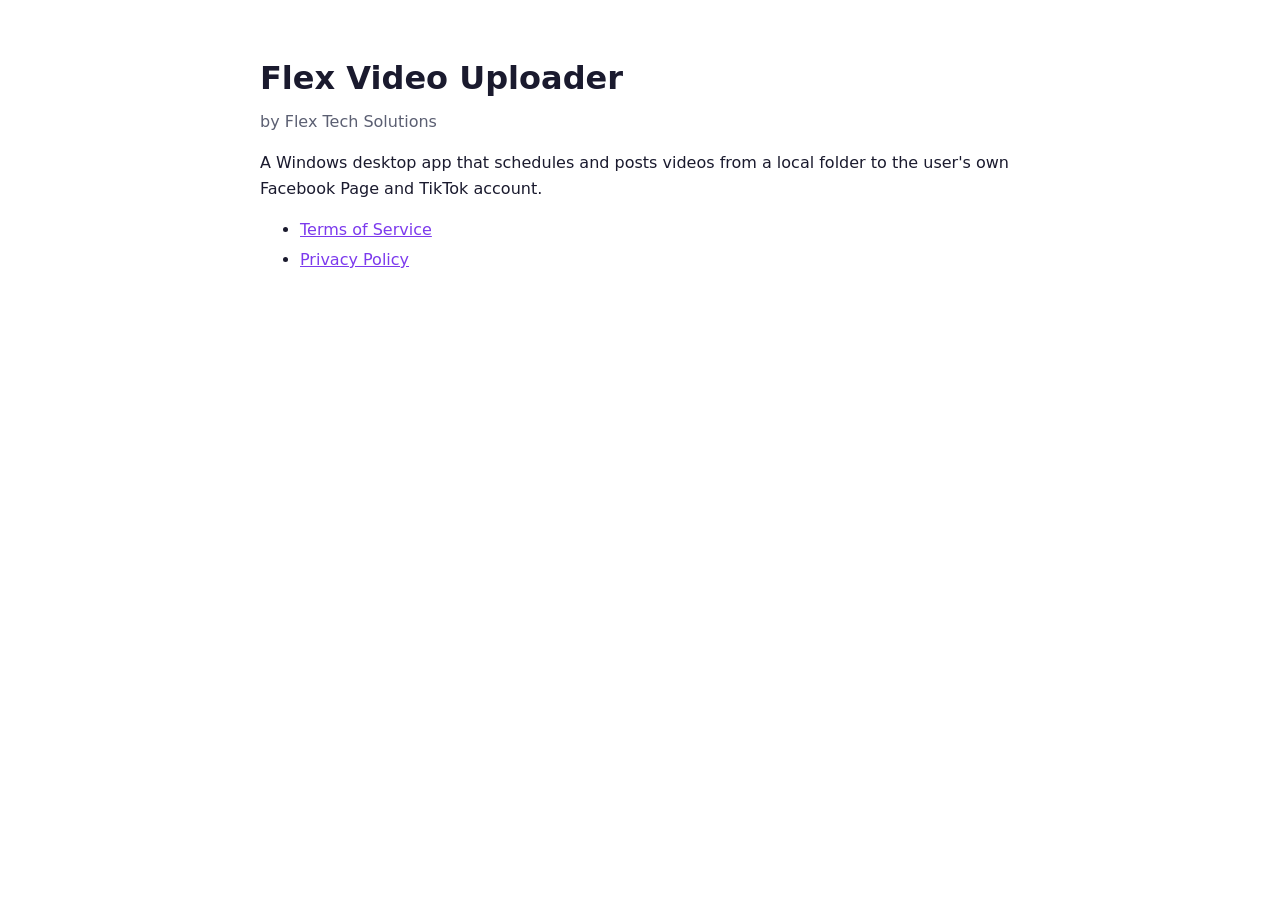
<file: index.html>
<!doctype html><html lang="en"><head><meta charset="utf-8"><meta name="viewport" content="width=device-width,initial-scale=1">
<title>Flex Video Uploader</title><link rel="stylesheet" href="style.css"></head><body><main>
<h1>Flex Video Uploader</h1><p class="date">by Flex Tech Solutions</p>
<p>A Windows desktop app that schedules and posts videos from a local folder to the user's own Facebook Page and TikTok account.</p>
<ul><li><a href="terms.html">Terms of Service</a></li><li><a href="privacy.html">Privacy Policy</a></li></ul>
</main></body></html>
</file>
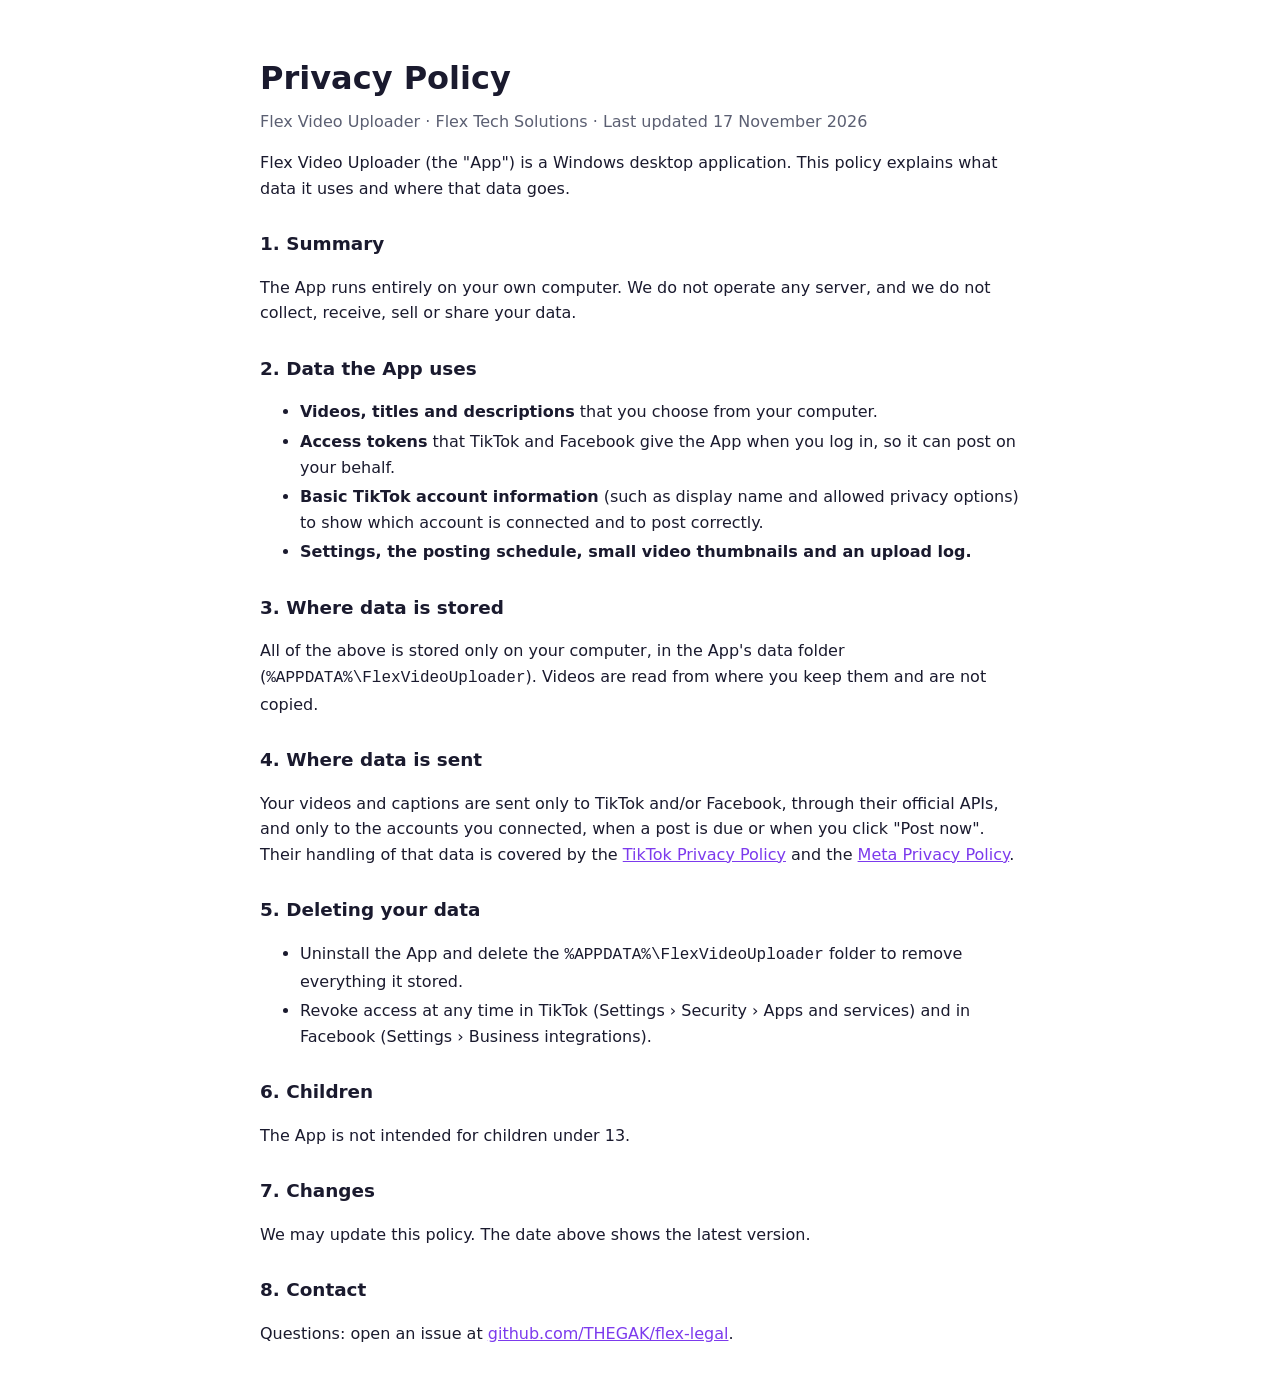
<file: privacy.html>
<!doctype html><html lang="en"><head><meta charset="utf-8"><meta name="viewport" content="width=device-width,initial-scale=1">
<title>Privacy Policy</title><link rel="stylesheet" href="style.css"></head><body><main>
<h1>Privacy Policy</h1><p class="date">Flex Video Uploader &middot; Flex Tech Solutions &middot; Last updated 17 November 2026</p>
<p>Flex Video Uploader (the "App") is a Windows desktop application. This policy explains what data it uses and where that data goes.</p>
<h2>1. Summary</h2>
<p>The App runs entirely on your own computer. We do not operate any server, and we do not collect, receive, sell or share your data.</p>
<h2>2. Data the App uses</h2>
<ul><li><b>Videos, titles and descriptions</b> that you choose from your computer.</li>
<li><b>Access tokens</b> that TikTok and Facebook give the App when you log in, so it can post on your behalf.</li>
<li><b>Basic TikTok account information</b> (such as display name and allowed privacy options) to show which account is connected and to post correctly.</li>
<li><b>Settings, the posting schedule, small video thumbnails and an upload log.</b></li></ul>
<h2>3. Where data is stored</h2>
<p>All of the above is stored only on your computer, in the App's data folder (<code>%APPDATA%\FlexVideoUploader</code>). Videos are read from where you keep them and are not copied.</p>
<h2>4. Where data is sent</h2>
<p>Your videos and captions are sent only to TikTok and/or Facebook, through their official APIs, and only to the accounts you connected, when a post is due or when you click "Post now". Their handling of that data is covered by the <a href="https://www.tiktok.com/legal/privacy-policy">TikTok Privacy Policy</a> and the <a href="https://www.facebook.com/privacy/policy/">Meta Privacy Policy</a>.</p>
<h2>5. Deleting your data</h2>
<ul><li>Uninstall the App and delete the <code>%APPDATA%\FlexVideoUploader</code> folder to remove everything it stored.</li>
<li>Revoke access at any time in TikTok (Settings &rsaquo; Security &rsaquo; Apps and services) and in Facebook (Settings &rsaquo; Business integrations).</li></ul>
<h2>6. Children</h2>
<p>The App is not intended for children under 13.</p>
<h2>7. Changes</h2>
<p>We may update this policy. The date above shows the latest version.</p>
<h2>8. Contact</h2>
<p>Questions: open an issue at <a href="https://github.com/THEGAK/flex-legal/issues">github.com/THEGAK/flex-legal</a>.</p>
</main></body></html>
</file>
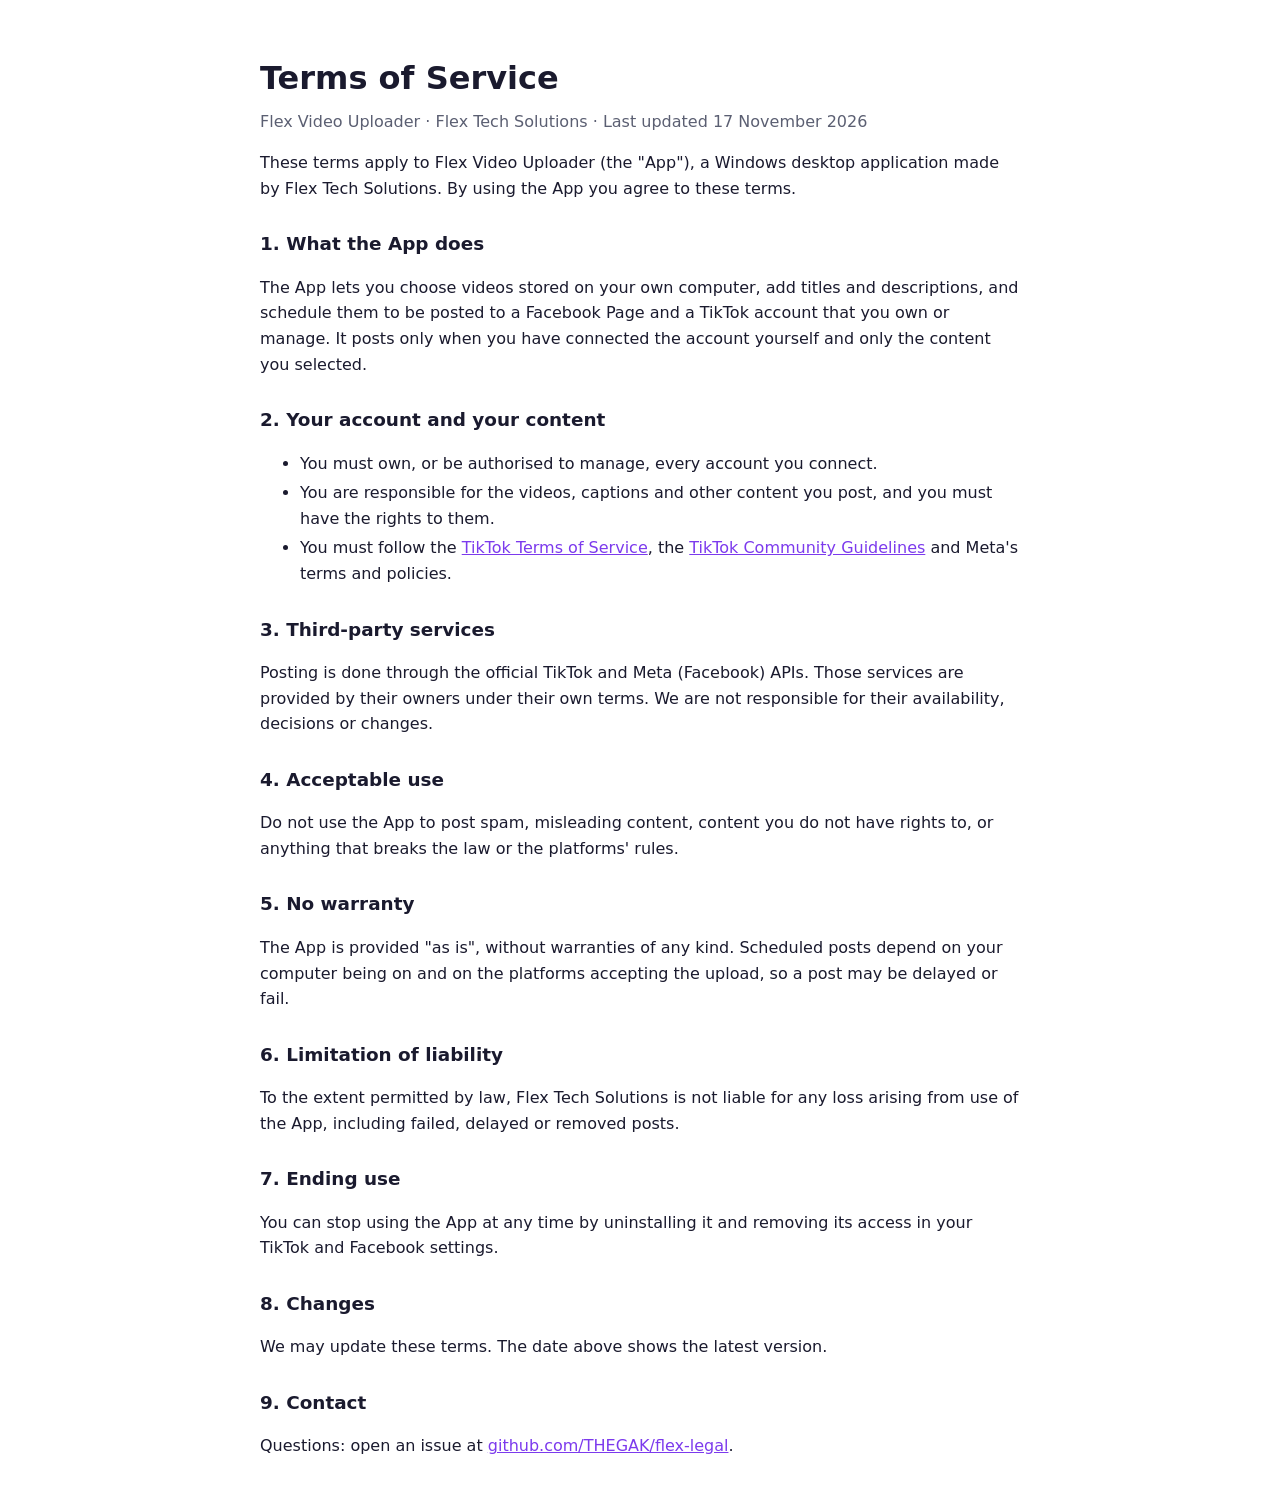
<file: terms.html>
<!doctype html><html lang="en"><head><meta charset="utf-8"><meta name="viewport" content="width=device-width,initial-scale=1">
<title>Terms of Service</title><link rel="stylesheet" href="style.css"></head><body><main>
<h1>Terms of Service</h1><p class="date">Flex Video Uploader &middot; Flex Tech Solutions &middot; Last updated 17 November 2026</p>
<p>These terms apply to Flex Video Uploader (the "App"), a Windows desktop application made by Flex Tech Solutions. By using the App you agree to these terms.</p>
<h2>1. What the App does</h2>
<p>The App lets you choose videos stored on your own computer, add titles and descriptions, and schedule them to be posted to a Facebook Page and a TikTok account that you own or manage. It posts only when you have connected the account yourself and only the content you selected.</p>
<h2>2. Your account and your content</h2>
<ul><li>You must own, or be authorised to manage, every account you connect.</li>
<li>You are responsible for the videos, captions and other content you post, and you must have the rights to them.</li>
<li>You must follow the <a href="https://www.tiktok.com/legal/terms-of-service">TikTok Terms of Service</a>, the <a href="https://www.tiktok.com/community-guidelines">TikTok Community Guidelines</a> and Meta's terms and policies.</li></ul>
<h2>3. Third-party services</h2>
<p>Posting is done through the official TikTok and Meta (Facebook) APIs. Those services are provided by their owners under their own terms. We are not responsible for their availability, decisions or changes.</p>
<h2>4. Acceptable use</h2>
<p>Do not use the App to post spam, misleading content, content you do not have rights to, or anything that breaks the law or the platforms' rules.</p>
<h2>5. No warranty</h2>
<p>The App is provided "as is", without warranties of any kind. Scheduled posts depend on your computer being on and on the platforms accepting the upload, so a post may be delayed or fail.</p>
<h2>6. Limitation of liability</h2>
<p>To the extent permitted by law, Flex Tech Solutions is not liable for any loss arising from use of the App, including failed, delayed or removed posts.</p>
<h2>7. Ending use</h2>
<p>You can stop using the App at any time by uninstalling it and removing its access in your TikTok and Facebook settings.</p>
<h2>8. Changes</h2>
<p>We may update these terms. The date above shows the latest version.</p>
<h2>9. Contact</h2>
<p>Questions: open an issue at <a href="https://github.com/THEGAK/flex-legal/issues">github.com/THEGAK/flex-legal</a>.</p>
</main></body></html>
</file>
<file: style.css>
:root{--bg:#fff;--fg:#1a1a2e;--muted:#5b5f72;--accent:#7c3aed}
@media (prefers-color-scheme:dark){:root{--bg:#14151f;--fg:#ececf3;--muted:#a3a6b8;--accent:#a78bfa}}
body{background:var(--bg);color:var(--fg);font:16px/1.6 system-ui,Segoe UI,sans-serif;margin:0;padding:32px 16px}
main{max-width:760px;margin:auto}h1{margin-bottom:4px}.date{color:var(--muted);margin-top:0}
h2{margin-top:28px;font-size:1.15rem}a{color:var(--accent)}li{margin:4px 0}
</file>
